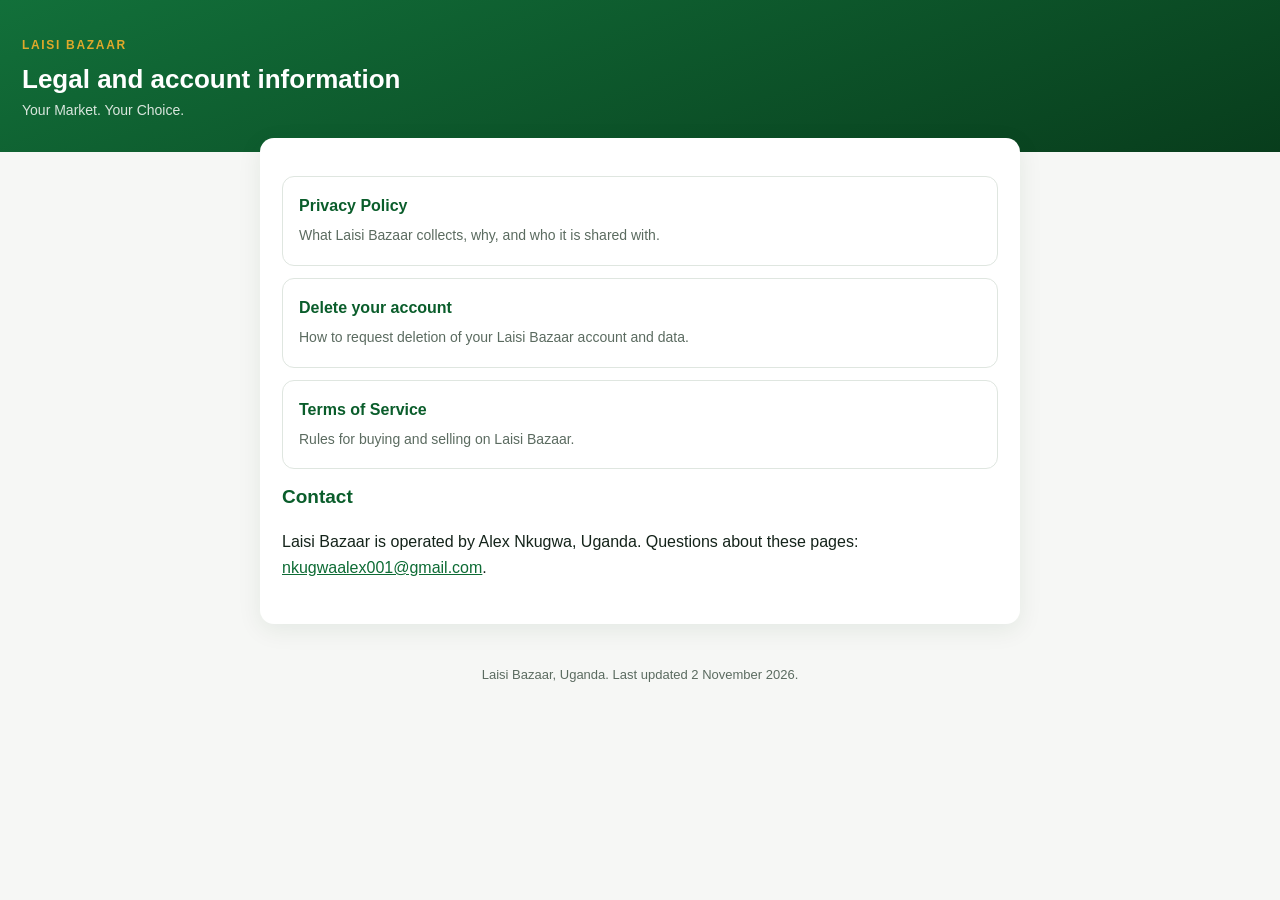
<file: index.html>
<!doctype html>
<html lang="en"><head><meta charset="utf-8"><meta name="viewport" content="width=device-width,initial-scale=1">
<title>Laisi Bazaar — Legal</title><link rel="stylesheet" href="style.css"></head>
<body>
<header><div class="k">Laisi Bazaar</div><h1>Legal and account information</h1><p>Your Market. Your Choice.</p></header>
<main>
<a class="card" href="privacy.html"><strong>Privacy Policy</strong><span>What Laisi Bazaar collects, why, and who it is shared with.</span></a>
<a class="card" href="delete-account.html"><strong>Delete your account</strong><span>How to request deletion of your Laisi Bazaar account and data.</span></a>
<a class="card" href="https://uganda-deal-direct.base44.app/terms"><strong>Terms of Service</strong><span>Rules for buying and selling on Laisi Bazaar.</span></a>
<h2>Contact</h2>
<p>Laisi Bazaar is operated by Alex Nkugwa, Uganda. Questions about these pages: <a href="mailto:nkugwaalex001@gmail.com">nkugwaalex001@gmail.com</a>.</p>
</main>
<footer>Laisi Bazaar, Uganda. Last updated 2 November 2026.</footer>
</body></html>
</file>
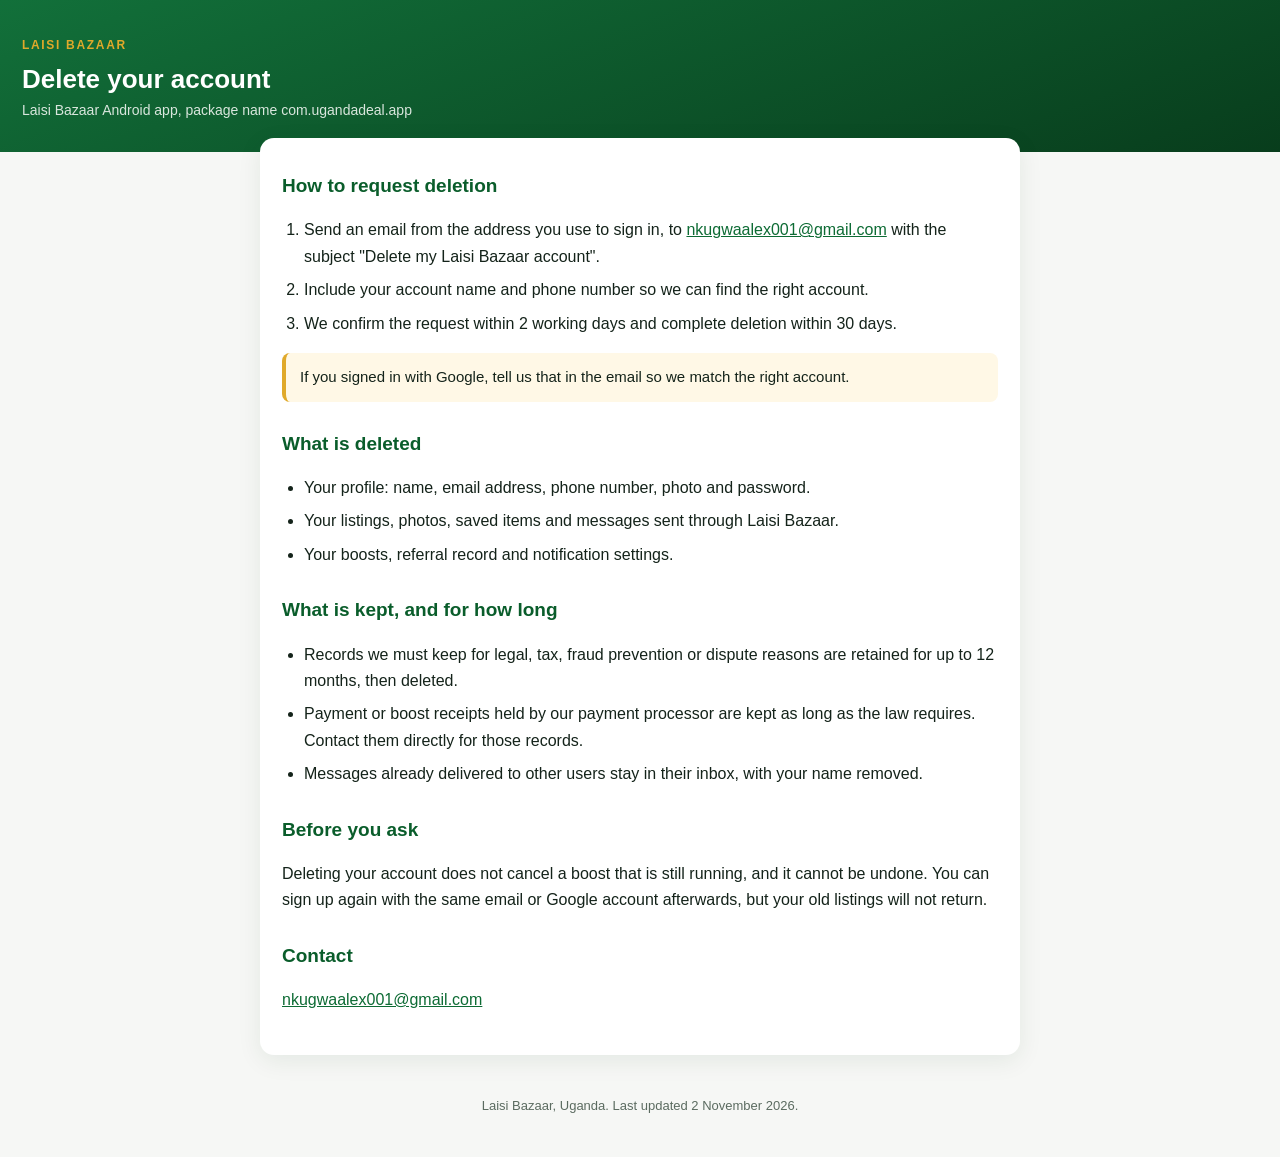
<file: delete-account.html>
<!doctype html>
<html lang="en"><head><meta charset="utf-8"><meta name="viewport" content="width=device-width,initial-scale=1">
<title>Delete your Laisi Bazaar account</title><link rel="stylesheet" href="style.css"></head>
<body>
<header><div class="k">Laisi Bazaar</div><h1>Delete your account</h1><p>Laisi Bazaar Android app, package name com.ugandadeal.app</p></header>
<main>
<h2>How to request deletion</h2>
<ol>
<li>Send an email from the address you use to sign in, to <a href="mailto:nkugwaalex001@gmail.com?subject=Delete%20my%20Laisi%20Bazaar%20account">nkugwaalex001@gmail.com</a> with the subject "Delete my Laisi Bazaar account".</li>
<li>Include your account name and phone number so we can find the right account.</li>
<li>We confirm the request within 2 working days and complete deletion within 30 days.</li>
</ol>
<div class="note">If you signed in with Google, tell us that in the email so we match the right account.</div>
<h2>What is deleted</h2>
<ul>
<li>Your profile: name, email address, phone number, photo and password.</li>
<li>Your listings, photos, saved items and messages sent through Laisi Bazaar.</li>
<li>Your boosts, referral record and notification settings.</li>
</ul>
<h2>What is kept, and for how long</h2>
<ul>
<li>Records we must keep for legal, tax, fraud prevention or dispute reasons are retained for up to 12 months, then deleted.</li>
<li>Payment or boost receipts held by our payment processor are kept as long as the law requires. Contact them directly for those records.</li>
<li>Messages already delivered to other users stay in their inbox, with your name removed.</li>
</ul>
<h2>Before you ask</h2>
<p>Deleting your account does not cancel a boost that is still running, and it cannot be undone. You can sign up again with the same email or Google account afterwards, but your old listings will not return.</p>
<h2>Contact</h2>
<p><a href="mailto:nkugwaalex001@gmail.com">nkugwaalex001@gmail.com</a></p>
</main>
<footer>Laisi Bazaar, Uganda. Last updated 2 November 2026.</footer>
</body></html>
</file>
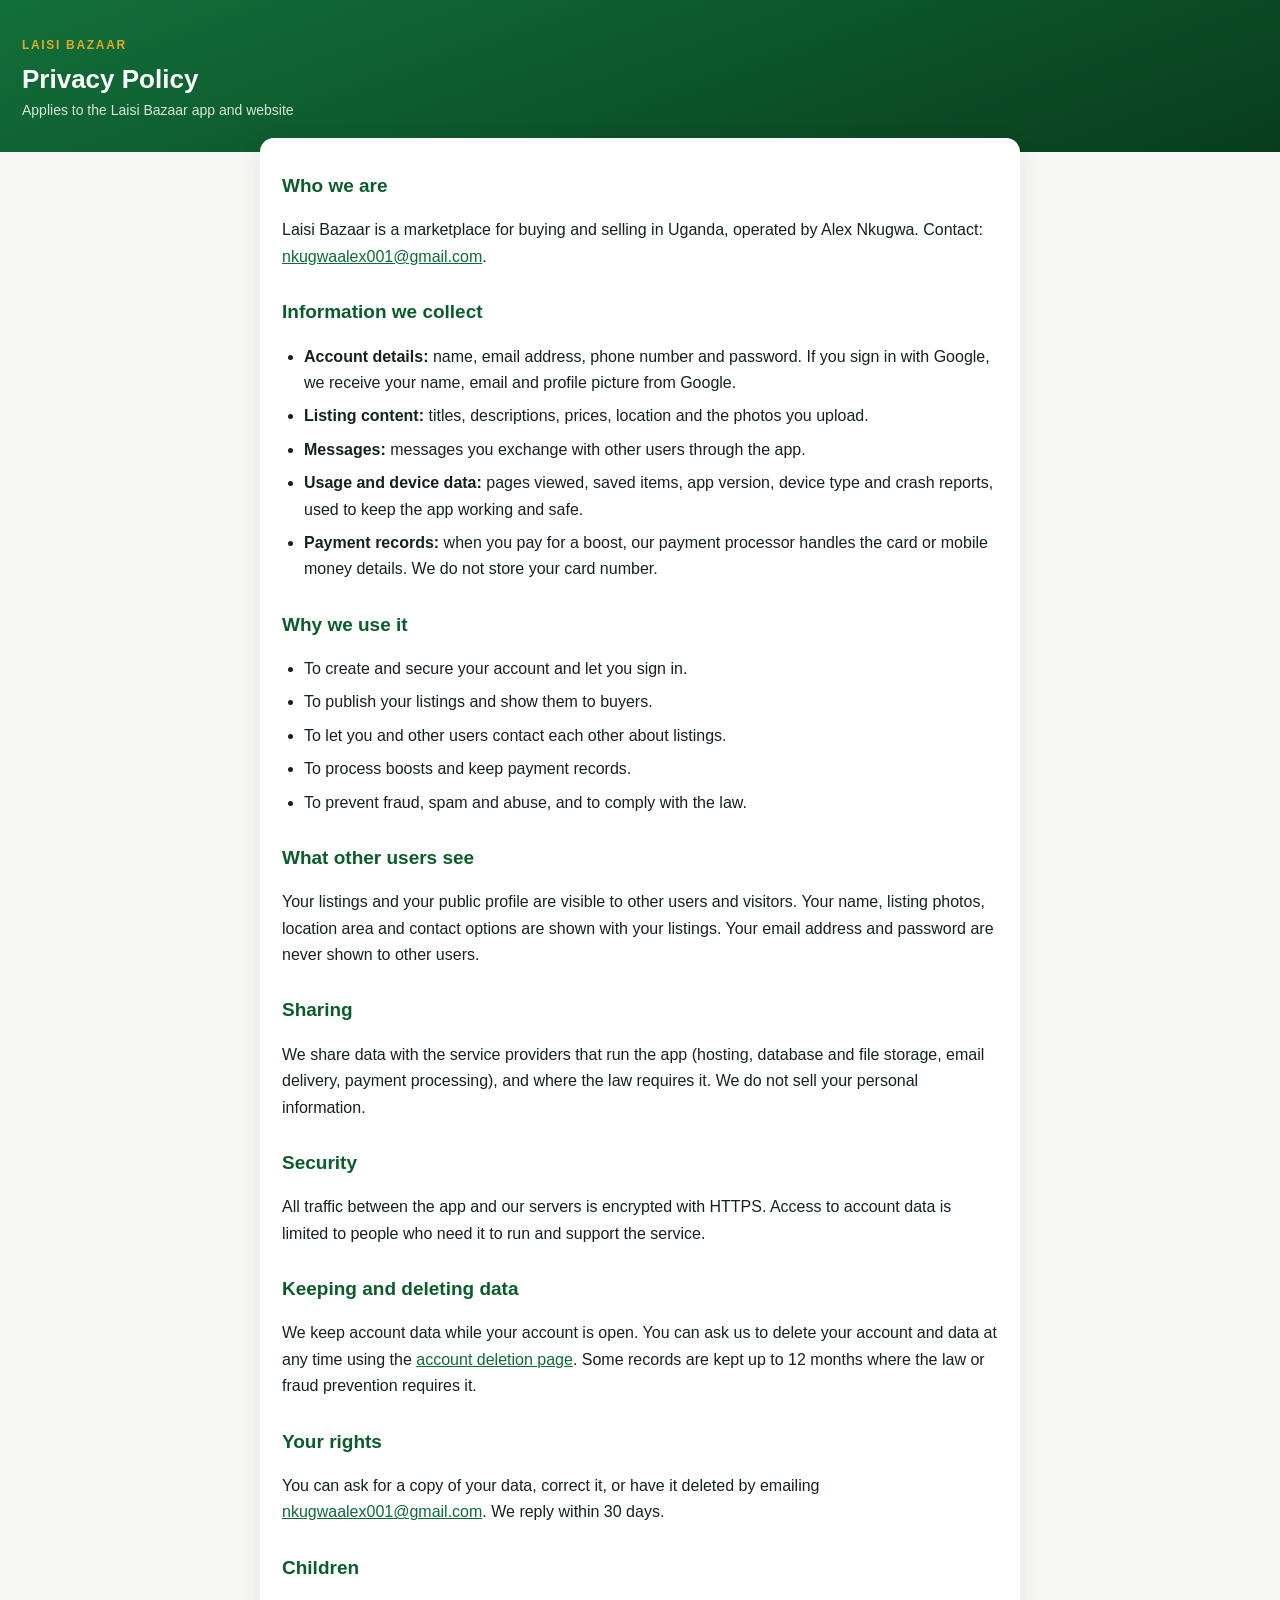
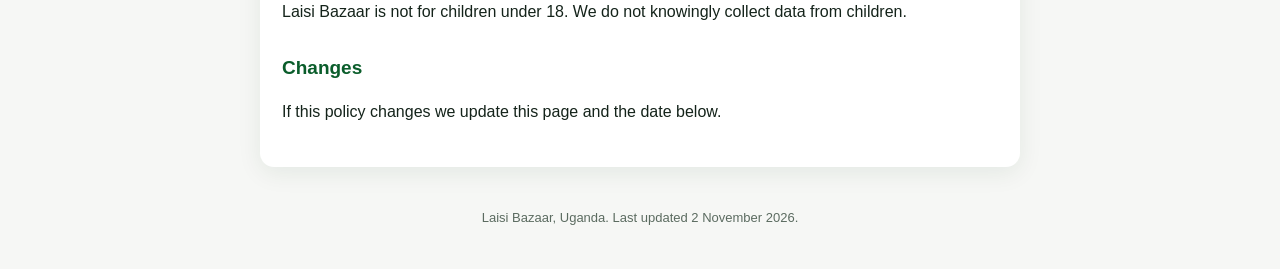
<file: privacy.html>
<!doctype html>
<html lang="en"><head><meta charset="utf-8"><meta name="viewport" content="width=device-width,initial-scale=1">
<title>Laisi Bazaar Privacy Policy</title><link rel="stylesheet" href="style.css"></head>
<body>
<header><div class="k">Laisi Bazaar</div><h1>Privacy Policy</h1><p>Applies to the Laisi Bazaar app and website</p></header>
<main>
<h2>Who we are</h2>
<p>Laisi Bazaar is a marketplace for buying and selling in Uganda, operated by Alex Nkugwa. Contact: <a href="mailto:nkugwaalex001@gmail.com">nkugwaalex001@gmail.com</a>.</p>
<h2>Information we collect</h2>
<ul>
<li><strong>Account details:</strong> name, email address, phone number and password. If you sign in with Google, we receive your name, email and profile picture from Google.</li>
<li><strong>Listing content:</strong> titles, descriptions, prices, location and the photos you upload.</li>
<li><strong>Messages:</strong> messages you exchange with other users through the app.</li>
<li><strong>Usage and device data:</strong> pages viewed, saved items, app version, device type and crash reports, used to keep the app working and safe.</li>
<li><strong>Payment records:</strong> when you pay for a boost, our payment processor handles the card or mobile money details. We do not store your card number.</li>
</ul>
<h2>Why we use it</h2>
<ul>
<li>To create and secure your account and let you sign in.</li>
<li>To publish your listings and show them to buyers.</li>
<li>To let you and other users contact each other about listings.</li>
<li>To process boosts and keep payment records.</li>
<li>To prevent fraud, spam and abuse, and to comply with the law.</li>
</ul>
<h2>What other users see</h2>
<p>Your listings and your public profile are visible to other users and visitors. Your name, listing photos, location area and contact options are shown with your listings. Your email address and password are never shown to other users.</p>
<h2>Sharing</h2>
<p>We share data with the service providers that run the app (hosting, database and file storage, email delivery, payment processing), and where the law requires it. We do not sell your personal information.</p>
<h2>Security</h2>
<p>All traffic between the app and our servers is encrypted with HTTPS. Access to account data is limited to people who need it to run and support the service.</p>
<h2>Keeping and deleting data</h2>
<p>We keep account data while your account is open. You can ask us to delete your account and data at any time using the <a href="delete-account.html">account deletion page</a>. Some records are kept up to 12 months where the law or fraud prevention requires it.</p>
<h2>Your rights</h2>
<p>You can ask for a copy of your data, correct it, or have it deleted by emailing <a href="mailto:nkugwaalex001@gmail.com">nkugwaalex001@gmail.com</a>. We reply within 30 days.</p>
<h2>Children</h2>
<p>Laisi Bazaar is not for children under 18. We do not knowingly collect data from children.</p>
<h2>Changes</h2>
<p>If this policy changes we update this page and the date below.</p>
</main>
<footer>Laisi Bazaar, Uganda. Last updated 2 November 2026.</footer>
</body></html>
</file>
<file: style.css>
:root{--green:#0a5d2b;--gold:#e0a92a;--ink:#14231a;--muted:#5b6b60}
*{box-sizing:border-box}
body{margin:0;font:16px/1.65 -apple-system,BlinkMacSystemFont,"Segoe UI",Roboto,sans-serif;color:var(--ink);background:#f6f7f5}
header{background:linear-gradient(160deg,#12703a,#083d1c);color:#fff;padding:36px 22px 30px}
header .k{color:var(--gold);letter-spacing:.14em;font-size:12px;text-transform:uppercase;font-weight:700}
header h1{margin:8px 0 4px;font-size:26px;line-height:1.2}
header p{margin:0;color:#d9e6dd;font-size:14px}
main{max-width:760px;margin:-14px auto 40px;background:#fff;border-radius:14px;padding:26px 22px;box-shadow:0 6px 24px rgba(10,60,30,.08)}
h2{font-size:19px;margin:26px 0 8px;color:var(--green)}
h2:first-of-type{margin-top:6px}
ol,ul{padding-left:22px}
li{margin:7px 0}
a{color:#0d6b34}
.card{display:block;text-decoration:none;color:inherit;border:1px solid #dfe6e0;border-radius:12px;padding:16px;margin:12px 0}
.card strong{display:block;color:var(--green);margin-bottom:3px}
.card span{color:var(--muted);font-size:14px}
code{background:#eef3ef;padding:2px 6px;border-radius:5px;font-size:14px}
footer{text-align:center;color:var(--muted);font-size:13px;padding:0 20px 40px}
.note{background:#fff8e6;border-left:4px solid var(--gold);padding:12px 14px;border-radius:8px;margin:16px 0;font-size:15px}
</file>
